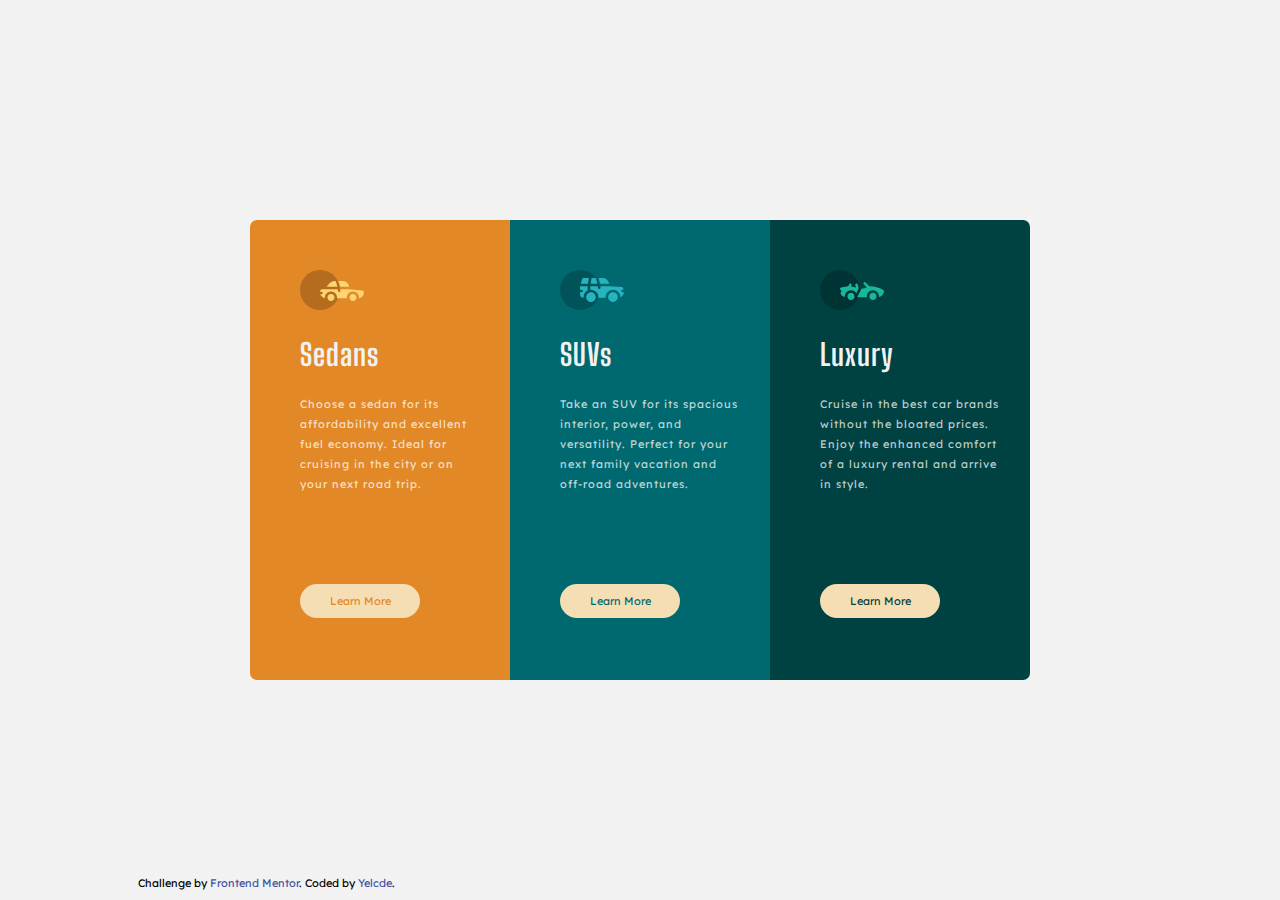
<file: index.html>
<!DOCTYPE html>
<html lang="pt-br">
<head>
  <meta charset="UTF-8">
  <meta name="viewport" content="width=device-width, initial-scale=1.0"> <!-- displays site properly based on user's device -->

  <link rel="icon" type="image/png" sizes="32x32" href="./images/favicon-32x32.png">
  <link rel="stylesheet" href="style.css">
  
  <title>Frontend Mentor | 3-column preview card component</title>
</head>
<body>
  
  <main>
    <section class="container">
      <aside>
        <div class="sedans">
          <div class="image">
            <img src="images/icon-sedans.svg" alt="Sedans Icon">
          </div>
            <h1>Sedans</h1>
            <p>Choose a sedan for its affordability and excellent fuel economy. Ideal for cruising in the city or on your next road trip.</p>
          <div class="button">
            <button>Learn More</button>
          </div>
        </div>

        <div class="suvs">
          <div class="image">
            <img src="images/icon-suvs.svg" alt="Suvs Icon">
          </div>
            <h1>SUVs</h1>
            <p>Take an SUV for its spacious interior, power, and  versatility. Perfect for your next family vacation and  off-road adventures.</p>
          <div class="button">
            <button>Learn More</button>
          </div>
        </div>

        <div class="luxury">
          <div class="image">
            <img src="images/icon-luxury.svg" alt="Luxury Icon">
          </div>
            <h1>Luxury</h1>
            <p>Cruise in the best car brands without the bloated prices. Enjoy the enhanced comfort of a luxury rental and arrive in style.</p>
          <div class="button">
            <button>Learn More</button>
          </div>
        </div>
      </aside>
    </section>
  </main>
  
  <footer>
    Challenge by <a href="https://www.frontendmentor.io?ref=challenge" target="_blank">Frontend Mentor</a>. 
    Coded by <a href="https://github.com/Yelcde" target="_blank">Yelcde</a>.
  </footer>

</body>
</html>
</file>
<file: style.css>
/* IMPORTAÇÕES */

@import url('https://fonts.googleapis.com/css2?family=Lexend+Deca&display=swap');

@import url('https://fonts.googleapis.com/css2?family=Big+Shoulders+Display:wght@700&display=swap');

:root{

    /* CORES */

    --cor1: hsl(31, 77%, 52%);
    --cor2: hsl(184, 100%, 22%);
    --cor3: hsl(179, 100%, 13%);
    --cor4: hsla(0, 0%, 100%, 0.75);
    --cor5: hsl(0, 0%, 95%);

    /* FONTES */

    --font1: 'Lexend Deca', sans-serif;
    --font2: 'Big Shoulders Display', cursive;
}

                /* CONFIGURAÇÕES GERAIS */
        
*{
    margin: 0;
    padding: 0;
}

body{
    background-color: var(--cor5);
    font-size: 15px;
    font-family: var(--font1);
    overflow-y: hidden;
}

.container{
    margin: auto;
    max-width: 1000px;
    position: relative;
}

.container > aside > div{
    position: relative;
    /* top: 20vh; */
    padding: 30px;
    max-width: 200px;
    height: 400px;
}

.container > aside > div > .image{
    padding: 20px;
}

.container > aside > div > h1, p{
    padding-left: 20px;
    font-size: 11px;
    letter-spacing: 1px;
    line-height: 20px;
}

.container > aside > div > h1{
    padding-top: 10px;
}

.container > aside > div > p{
    padding-top: 30px;
    
}

aside{
    display: flex;
    justify-content: center;
    align-items: center;
    height: 100vh;
}

            /* BOTÕES */

.container > aside > div > .button > button{
    background-color: wheat;
    border: none;
    padding: 10px;
    border-radius: 20px;
    width: 120px;
    font-size: 11px;
    font-family: var(--font1);
    position: relative;
    bottom: -90px;
    margin-left: 20px;
    cursor: pointer;
}

            /* SEDANS */

.container > aside > .sedans{
    background-color: var(--cor1);
    color: var(--cor4);
    border-radius: 7px 0 0 7px;
}

.container > aside > .sedans > h1{
    font-family: var(--font2);
    font-weight: bold;
    color: var(--cor5);
    font-size: 2em;
}

.container > aside > .sedans > .button > button{
    color: var(--cor1);
}

            /* SUVS */

.container > aside > .suvs{
    background-color: var(--cor2);
    color: var(--cor4);
}

.container > aside > .suvs > h1{
    font-family: var(--font2);
    font-weight: bold;
    color: var(--cor5);
    font-size: 2em;
}

.container > aside > .suvs > .button > button{
    color: var(--cor2);
}

            /* LUXURY */

.container > aside > .luxury{
    background-color: var(--cor3);
    color: var(--cor4);
    border-radius: 0 7px 7px 0;
}

.container > aside > .luxury > h1{
    font-family: var(--font2);
    font-weight: bold;
    color: var(--cor5);
    font-size: 2em;
}

.container > aside > .sevs > .button > button{
    color: var(--cor2);
}

.container > aside > .luxury > .button > button{
    color: var(--cor3);
}

            /* FOOTER */

footer{
    font-size: 11px;
    text-align: center;
    font-family: var(--font1);
    position: absolute;
    left: 10%;
    bottom: 0;
    padding: 10px;
}

footer a{
    color: hsl(228, 45%, 44%);
    text-decoration: none;
}

@media (max-width: 675px){
    body{
        overflow: auto;
    }

    .container > aside{
        flex-direction: column;
        height: 200vh;
    }

    .container > aside > div{
        padding: 30px;
        height: 300px;
    }

    .container > aside > div > .button > button{
        position: relative;
        bottom: -20px;
    }

    .container > aside > .sedans{
        border-radius: 7px 7px 0 0;
    }

    .container > aside > .luxury{
        border-radius: 0 0 7px 7px;
    }

    footer{
        position: absolute;
        left: 10%;
        bottom: -572px;
    }
}
</file>
